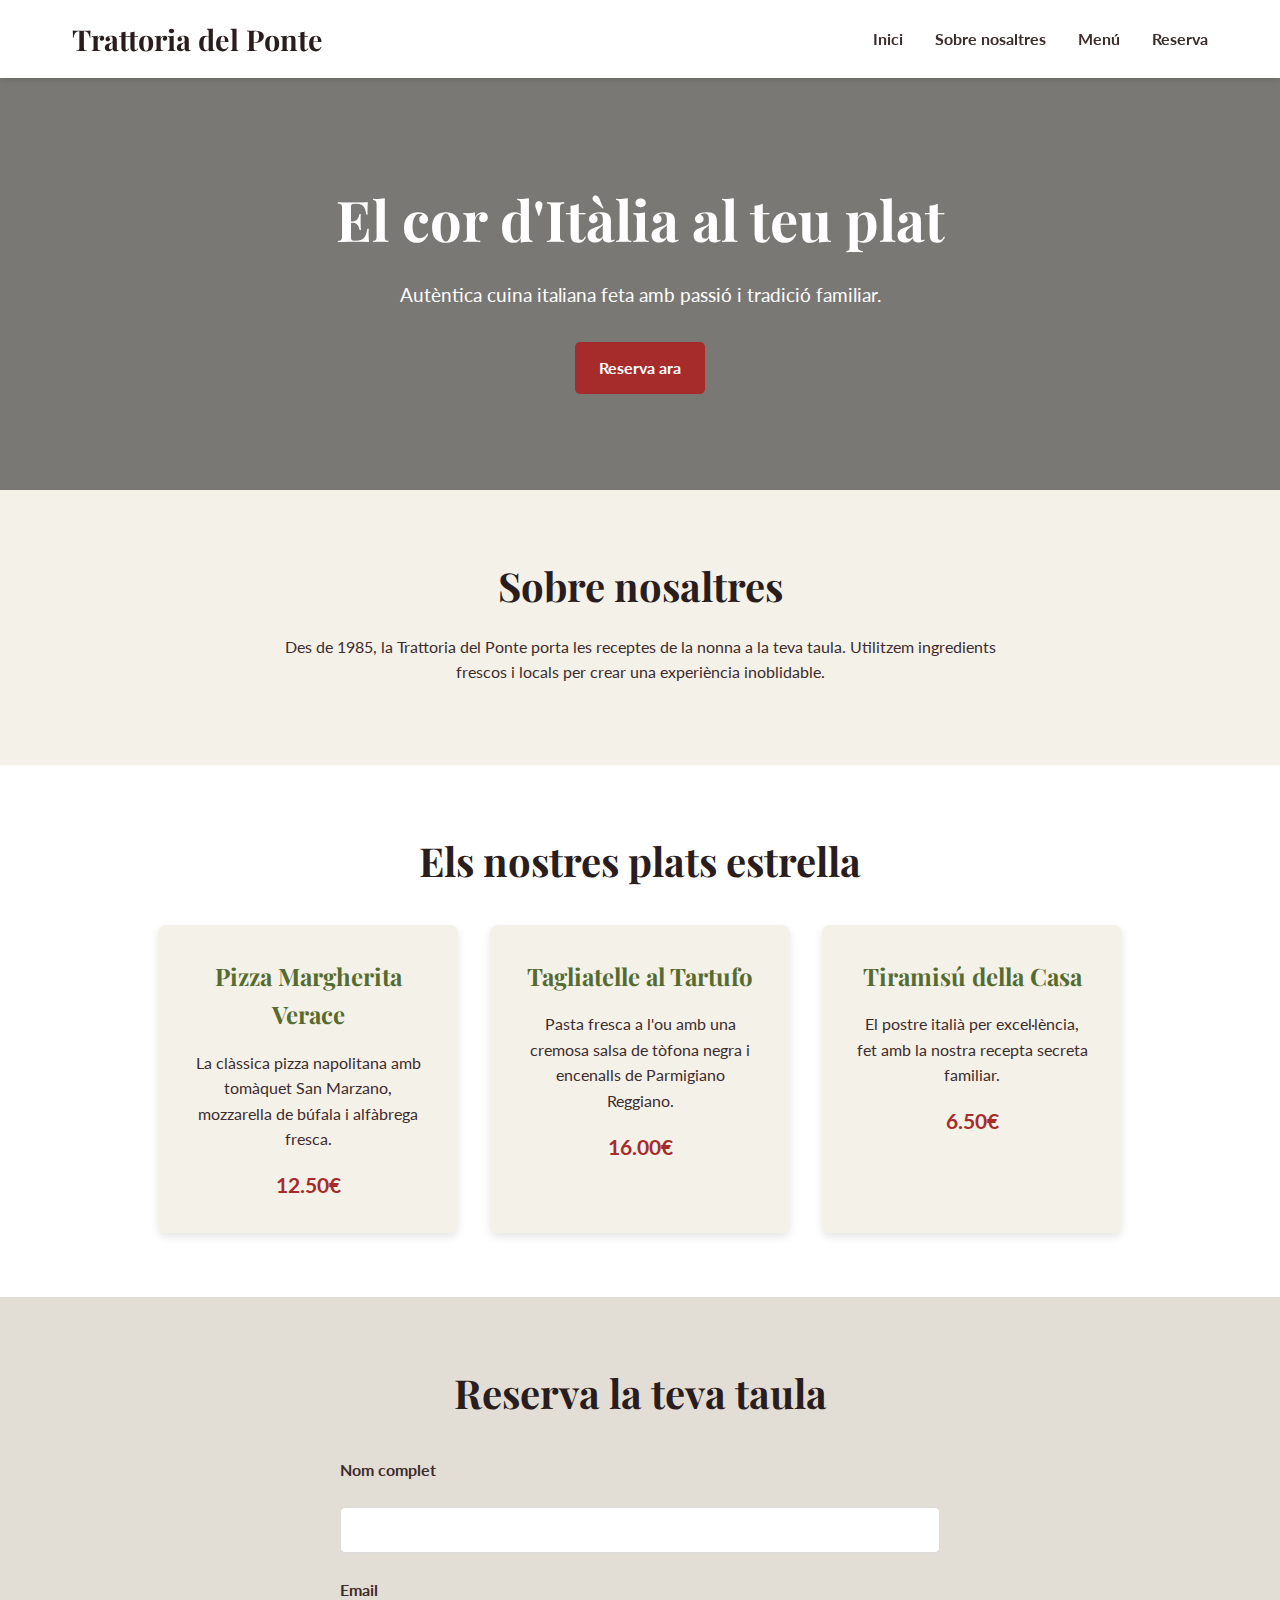
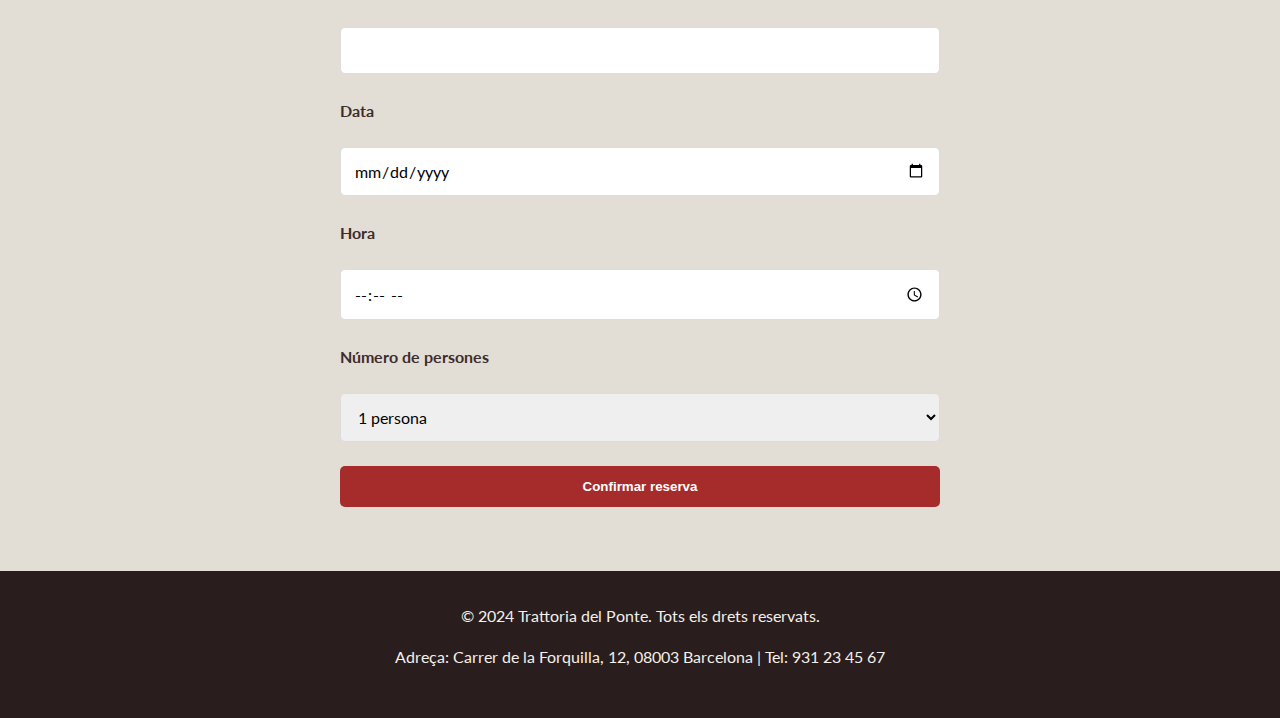
<file: index.html>
<!DOCTYPE html>
<html lang="ca">
<head>
    <meta charset="UTF-8">
    <meta name="viewport" content="width=device-width, initial-scale=1.0">
    <title>Trattoria del Ponte</title>
    <!-- Google Fonts -->
    <link rel="preconnect" href="https://fonts.googleapis.com">
    <link rel="preconnect" href="https://fonts.gstatic.com" crossorigin>
    <link href="https://fonts.googleapis.com/css2?family=Lato:wght@400;700&family=Playfair+Display:wght@700&display=swap" rel="stylesheet">
    <link rel="stylesheet" href="styles.css">
</head>
<body>
    <!-- HEADER amb navegació -->
    <header>
        <nav>
            <div class="logo">Trattoria del Ponte</div>
            <ul class="nav-menu">
                <li><a href="#inici">Inici</a></li>
                <li><a href="#sobre-nosaltres">Sobre nosaltres</a></li>
                <li><a href="#menu">Menú</a></li>
                <li><a href="#reserva">Reserva</a></li>
            </ul>
        </nav>
    </header>

    <!-- HERO SECTION -->
    <section id="inici" class="hero">
        <h1>El cor d'Itàlia al teu plat</h1>
        <p>Autèntica cuina italiana feta amb passió i tradició familiar.</p>
        <a href="#reserva" class="btn-primary">Reserva ara</a>
    </section>

    <!-- SOBRE NOSALTRES -->
    <section id="sobre-nosaltres" class="about">
        <h2>Sobre nosaltres</h2>
        <p>Des de 1985, la Trattoria del Ponte porta les receptes de la nonna a la teva taula. Utilitzem ingredients frescos i locals per crear una experiència inoblidable.</p>
    </section>

    <!-- DESTACATS DEL MENÚ -->
    <section id="menu" class="menu-highlight">
        <h2>Els nostres plats estrella</h2>
        <div class="dishes">
            <div class="dish-card">
                <h3>Pizza Margherita Verace</h3>
                <p>La clàssica pizza napolitana amb tomàquet San Marzano, mozzarella de búfala i alfàbrega fresca.</p>
                <span class="price">12.50€</span>
            </div>
            <div class="dish-card">
                <h3>Tagliatelle al Tartufo</h3>
                <p>Pasta fresca a l'ou amb una cremosa salsa de tòfona negra i encenalls de Parmigiano Reggiano.</p>
                <span class="price">16.00€</span>
            </div>
            <div class="dish-card">
                <h3>Tiramisú della Casa</h3>
                <p>El postre italià per excel·lència, fet amb la nostra recepta secreta familiar.</p>
                <span class="price">6.50€</span>
            </div>
        </div>
    </section>

    <!-- FORMULARI DE RESERVA -->
    <section id="reserva" class="reservation">
        <h2>Reserva la teva taula</h2>
        <form>
            <label for="name">Nom complet</label>
            <input type="text" id="name" name="name" required>
            
            <label for="email">Email</label>
            <input type="email" id="email" name="email" required>
            
            <label for="date">Data</label>
            <input type="date" id="date" name="date" required>
            
            <label for="time">Hora</label>
            <input type="time" id="time" name="time" required>
            
            <label for="guests">Número de persones</label>
            <select id="guests" name="guests">
                <option value="1">1 persona</option>
                <option value="2">2 persones</option>
                <option value="3">3 persones</option>
                <option value="4">4 persones</option>
                <option value="5">5+ persones</option>
            </select>
            
            <button type="submit" class="btn-primary">Confirmar reserva</button>
        </form>
    </section>

    <!-- FOOTER -->
    <footer>
        <p>&copy; 2024 Trattoria del Ponte. Tots els drets reservats.</p>
        <p>Adreça: Carrer de la Forquilla, 12, 08003 Barcelona | Tel: 931 23 45 67</p>
    </footer>
</body>
</html>
</file>
<file: styles.css>
/* ============================================
   ACTIVITAT 2: ESTILITZACIÓ AMB CSS
   Nom: Jules Agent
   Restaurant: Trattoria del Ponte
   ============================================ */

/* ============================================
   VARIABLES CSS
   Defineix aquí totes les teves variables
   ============================================ */
:root {
  /* Colors per Pizzeria Artesanal Italiana */
  --primary-color: #a62c2b;      /* Vermell fosc per a accents i CTA */
  --secondary-color: #f4f1e9;    /* Crema càlid per a fons */
  --text-color: #3d2c2c;         /* Marró fosc per al text del cos */
  --heading-color: #2a1d1d;      /* Marró lleugerament més fosc per a títols */
  --accent-color: #556b2f;       /* Verd oliva per a detalls */
  --white-color: #ffffff;        /* Blanc pur per a targetes i contrast */
  --border-color: #dcdcdc;       /* Gris clar per a vores */

  /* Tipografia */
  --font-headings: 'Playfair Display', serif;
  --font-body: 'Lato', sans-serif;
}

/* ============================================
   RESET I ESTILS GENERALS
   ============================================ */
* {
  margin: 0;
  padding: 0;
  box-sizing: border-box;
}

html {
  scroll-behavior: smooth;
}

body {
  font-family: var(--font-body);
  color: var(--text-color);
  background-color: var(--secondary-color);
  line-height: 1.6;
}

section {
  padding: 4rem 2rem;
}

/* ============================================
   TIPOGRAFIA
   ============================================ */
h1, h2, h3 {
  font-family: var(--font-headings);
  color: var(--heading-color);
  margin-bottom: 1rem;
}

h1 { font-size: 3.5rem; }
h2 { font-size: 2.5rem; text-align: center; }
h3 { font-size: 1.5rem; }

p {
  margin-bottom: 1rem;
}

a {
  color: var(--accent-color);
  text-decoration: none;
}

ul {
  list-style: none;
}

/* ============================================
   NAVEGACIÓ
   ============================================ */
header {
  background-color: var(--white-color);
  box-shadow: 0 2px 5px rgba(0,0,0,0.1);
  position: sticky;
  top: 0;
  z-index: 100;
}

nav {
  display: flex;
  justify-content: space-between;
  align-items: center;
  padding: 1rem 2rem;
  max-width: 1200px;
  margin: 0 auto;
}

.logo {
  font-family: var(--font-headings);
  font-size: 1.8rem;
  font-weight: 700;
  color: var(--heading-color);
}

.nav-menu {
  display: flex;
  gap: 2rem;
}

.nav-menu a {
  font-size: 1rem;
  font-weight: 700;
  color: var(--text-color);
  transition: color 0.3s ease;
}

.nav-menu a:hover {
  color: var(--primary-color);
}

/* ============================================
   HERO SECTION
   ============================================ */
.hero {
  background: linear-gradient(rgba(0, 0, 0, 0.5), rgba(0, 0, 0, 0.5)), url('https://source.unsplash.com/random/1600x900/?pizza') no-repeat center center/cover;
  color: var(--white-color);
  text-align: center;
  padding: 6rem 2rem;
}

.hero h1 {
  color: var(--white-color);
}

.hero p {
  font-size: 1.2rem;
  margin-bottom: 2rem;
}

/* ============================================
   BOTONS
   ============================================ */
.btn-primary {
  display: inline-block;
  background-color: var(--primary-color);
  color: var(--white-color);
  padding: 0.8rem 1.5rem;
  border-radius: 5px;
  font-weight: 700;
  cursor: pointer;
  border: none;
  transition: background-color 0.3s ease, transform 0.2s ease;
}

.btn-primary:hover {
  background-color: #8c2423; /* Darker red */
  transform: translateY(-2px);
}

/* ============================================
   SECCIÓ SOBRE NOSALTRES
   ============================================ */
.about {
  max-width: 800px;
  margin: 0 auto;
  text-align: center;
}

/* ============================================
   DESTACATS DEL MENÚ
   ============================================ */
.menu-highlight {
  background-color: var(--white-color);
}

.dishes {
  display: flex;
  justify-content: center;
  gap: 2rem;
  margin-top: 2rem;
  flex-wrap: wrap;
}

.dish-card {
  background-color: var(--secondary-color);
  border-radius: 8px;
  box-shadow: 0 4px 8px rgba(0,0,0,0.1);
  padding: 2rem;
  text-align: center;
  width: 300px;
  transition: transform 0.3s ease, box-shadow 0.3s ease;
}

.dish-card:hover {
  transform: translateY(-5px);
  box-shadow: 0 6px 12px rgba(0,0,0,0.15);
}

.dish-card h3 {
  color: var(--accent-color);
}

.price {
  display: block;
  font-size: 1.3rem;
  font-weight: 700;
  color: var(--primary-color);
  margin-top: 1rem;
}

/* ============================================
   FORMULARI DE RESERVA
   ============================================ */
.reservation {
  background-color: #e3ded5;
}

.reservation h2 {
    margin-bottom: 2rem;
}

form {
  max-width: 600px;
  margin: 0 auto;
  display: grid;
  gap: 1.5rem;
}

label {
  font-weight: 700;
}

input, select {
  width: 100%;
  padding: 0.8rem;
  border: 1px solid var(--border-color);
  border-radius: 5px;
  font-family: var(--font-body);
  font-size: 1rem;
}

input:focus, select:focus {
  outline: none;
  border-color: var(--primary-color);
  box-shadow: 0 0 5px rgba(166, 44, 43, 0.5);
}

/* ============================================
   FOOTER
   ============================================ */
footer {
  background-color: var(--heading-color);
  color: var(--secondary-color);
  text-align: center;
  padding: 2rem;
}
</file>
